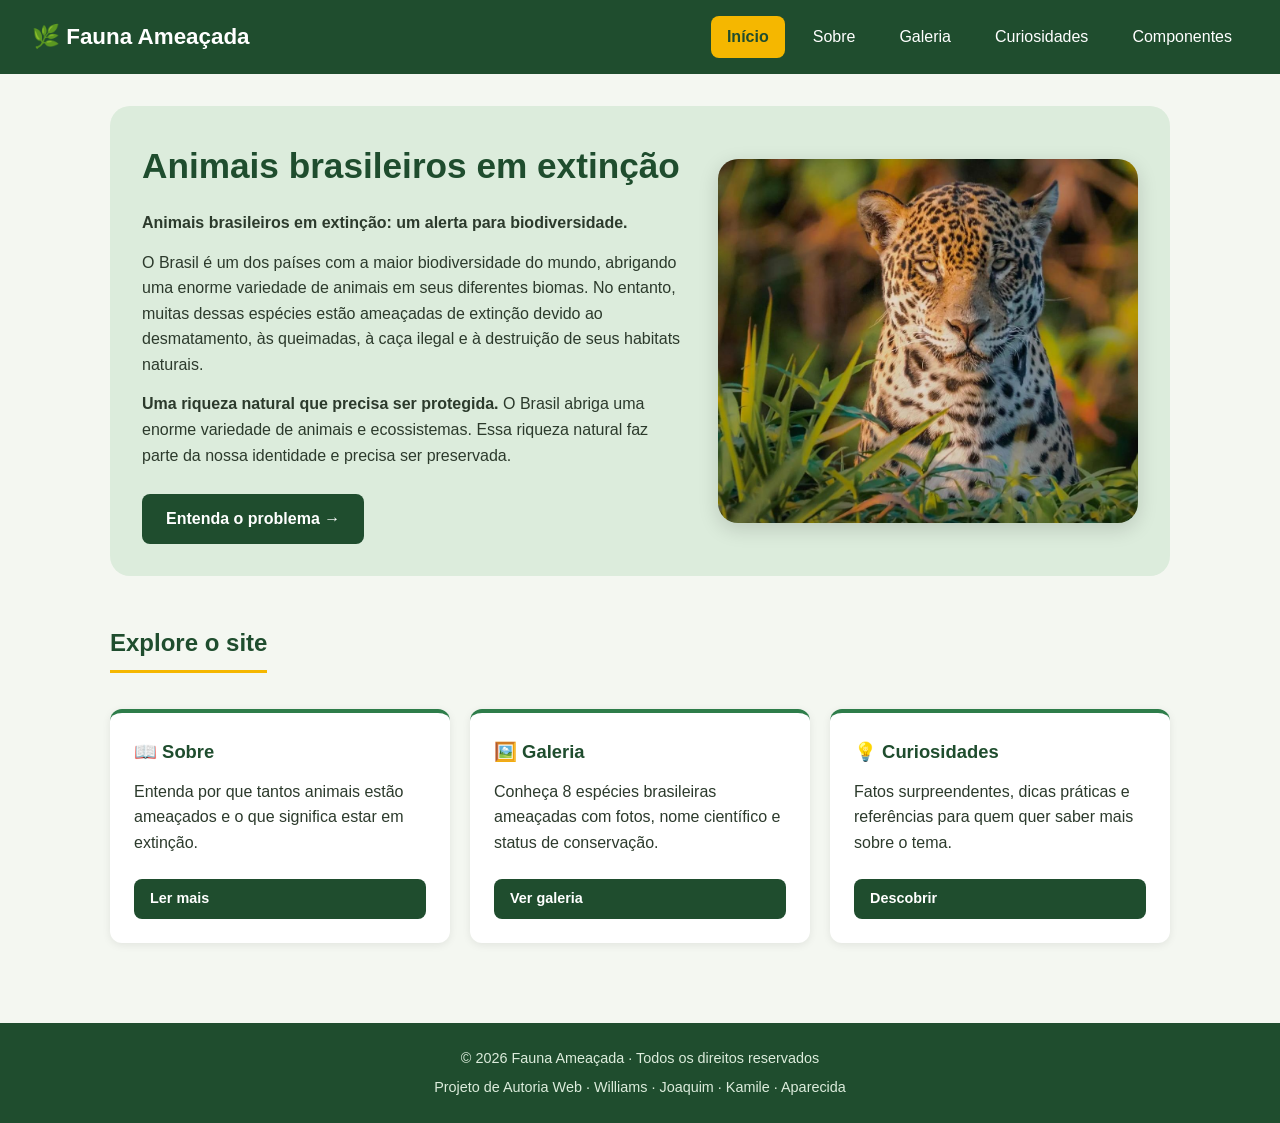
<file: index.html>
<!DOCTYPE html>
<html lang="pt-BR">
<head>
    <meta charset="UTF-8">
    <meta name="viewport" content="width=device-width, initial-scale=1.0">
    <title>Animais brasileiros em extinção</title>
    <link rel="stylesheet" href="style/style.css">
</head>
<body>
    <header class="site-header">
        <div class="logo">
            <a href="index.html">🌿 Fauna Ameaçada</a>
        </div>
        <nav class="menu">
            <ul>
                <li><a class="ativo" href="index.html">Início</a></li>
                <li><a href="sobre.html">Sobre</a></li>
                <li><a href="galeria.html">Galeria</a></li>
                <li><a href="curiosidades.html">Curiosidades</a></li>
                <li><a href="componentes.html">Componentes</a></li>
            </ul>
        </nav>
    </header>

    <main>
        <section class="hero">
            <div class="hero-texto">
                <h1>Animais brasileiros em extinção</h1>
                <p>
                    <b>Animais brasileiros em extinção: um alerta para biodiversidade.</b>
                </p>
                <p>
                    O Brasil é um dos países com a maior biodiversidade do mundo,
                    abrigando uma enorme variedade de animais em seus diferentes biomas.
                    No entanto, muitas dessas espécies estão ameaçadas de extinção devido
                    ao desmatamento, às queimadas, à caça ilegal e à destruição de seus
                    habitats naturais.
                </p>
                <p>
                    <b>Uma riqueza natural que precisa ser protegida.</b>
                    O Brasil abriga uma enorme variedade de animais e ecossistemas.
                    Essa riqueza natural faz parte da nossa identidade e precisa ser preservada.
                </p>
                <a class="botao" href="sobre.html">Entenda o problema →</a>
            </div>
            <div class="hero-imagem">
                <img src="imgs/animais/onca-pintada.jpeg"
                     alt="Onça-pintada descansando em vegetação">
            </div>
        </section>

        <section class="secao">
            <h2>Explore o site</h2>
            <div class="cards">

                <article class="card">
                    <h3>📖 Sobre</h3>
                    <p>Entenda por que tantos animais estão ameaçados e o que
                       significa estar em extinção.</p>
                    <a class="botao botao-pequeno" href="sobre.html">Ler mais</a>
                </article>

                <article class="card">
                    <h3>🖼️ Galeria</h3>
                    <p>Conheça 8 espécies brasileiras ameaçadas com fotos,
                       nome científico e status de conservação.</p>
                    <a class="botao botao-pequeno" href="galeria.html">Ver galeria</a>
                </article>

                <article class="card">
                    <h3>💡 Curiosidades</h3>
                    <p>Fatos surpreendentes, dicas práticas e referências para
                       quem quer saber mais sobre o tema.</p>
                    <a class="botao botao-pequeno" href="curiosidades.html">Descobrir</a>
                </article>

            </div>
        </section>
    </main>

    <footer class="site-footer">
        <p>&copy; 2026 Fauna Ameaçada · Todos os direitos reservados</p>
        <p>Projeto de Autoria Web · Williams · Joaquim · Kamile · Aparecida</p>
    </footer>
</body>
</html>
</file>
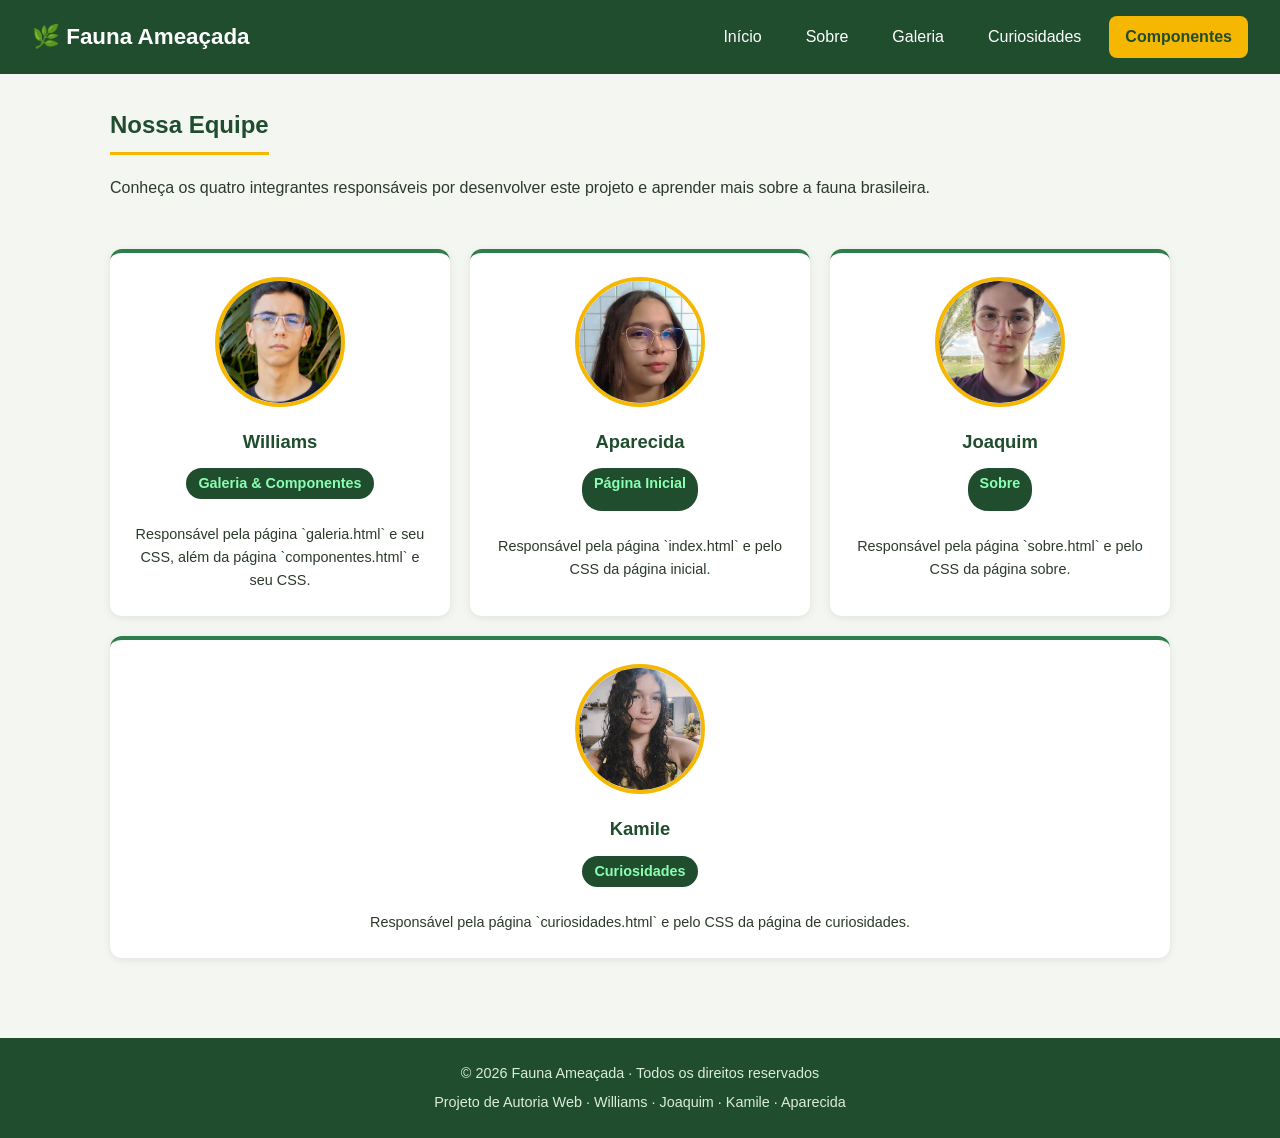
<file: componentes.html>
<!DOCTYPE html>
<html lang="pt-BR">
<head>
    <meta charset="UTF-8">
    <meta name="viewport" content="width=device-width, initial-scale=1.0">
    <title>Animais brasileiros em extinção · Componentes</title>
    <link rel="stylesheet" href="style/style.css">
</head>
<body>
    <header class="site-header">
        <div class="logo">
            <a href="index.html">🌿 Fauna Ameaçada</a>
        </div>
        <nav class="menu">
            <ul>
                <li><a href="index.html">Início</a></li>
                <li><a href="sobre.html">Sobre</a></li>
                <li><a href="galeria.html">Galeria</a></li>
                <li><a href="curiosidades.html">Curiosidades</a></li>
                <li><a class="ativo" href="componentes.html">Componentes</a></li>
            </ul>
        </nav>
    </header>

    <main>
        <section class="secao">
            <h1>Nossa Equipe</h1>
            <p>Conheça os quatro integrantes responsáveis por desenvolver este projeto e aprender mais sobre a fauna brasileira.</p>
        </section>

        <section class="secao">
            <div class="cards">

                <article class="card perfil">
                    <img src="imgs/integrantes/will.jpeg" alt="Foto de Williams" class="foto-integrante">
                    <h3>Williams</h3>
                    <p class="funcao">Galeria & Componentes</p>
                    <p>Responsável pela página `galeria.html` e seu CSS, além da página `componentes.html` e seu CSS.</p>
                </article>

                <article class="card perfil">
                    <img src="imgs/integrantes/aparecida.jpeg" alt="Foto de Aparecida" class="foto-integrante">
                    <h3>Aparecida</h3>
                    <p class="funcao">Página Inicial</p>
                    <p>Responsável pela página `index.html` e pelo CSS da página inicial.</p>
                </article>

                <article class="card perfil">
                    <img src="imgs/integrantes/joaquim.jpeg" alt="Foto de Joaquim" class="foto-integrante">
                    <h3>Joaquim</h3>
                    <p class="funcao">Sobre</p>
                    <p>Responsável pela página `sobre.html` e pelo CSS da página sobre.</p>
                </article>

                <article class="card perfil">
                    <img src="imgs/integrantes/kamile.jpeg" alt="Foto de Kamile" class="foto-integrante">
                    <h3>Kamile</h3>
                    <p class="funcao">Curiosidades</p>
                    <p>Responsável pela página `curiosidades.html` e pelo CSS da página de curiosidades.</p>
                </article>

            </div>
        </section>
    </main>

    <footer class="site-footer">
        <p>&copy; 2026 Fauna Ameaçada · Todos os direitos reservados</p>
        <p>Projeto de Autoria Web · Williams · Joaquim · Kamile · Aparecida</p>
    </footer>
</body>
</html>
</file>
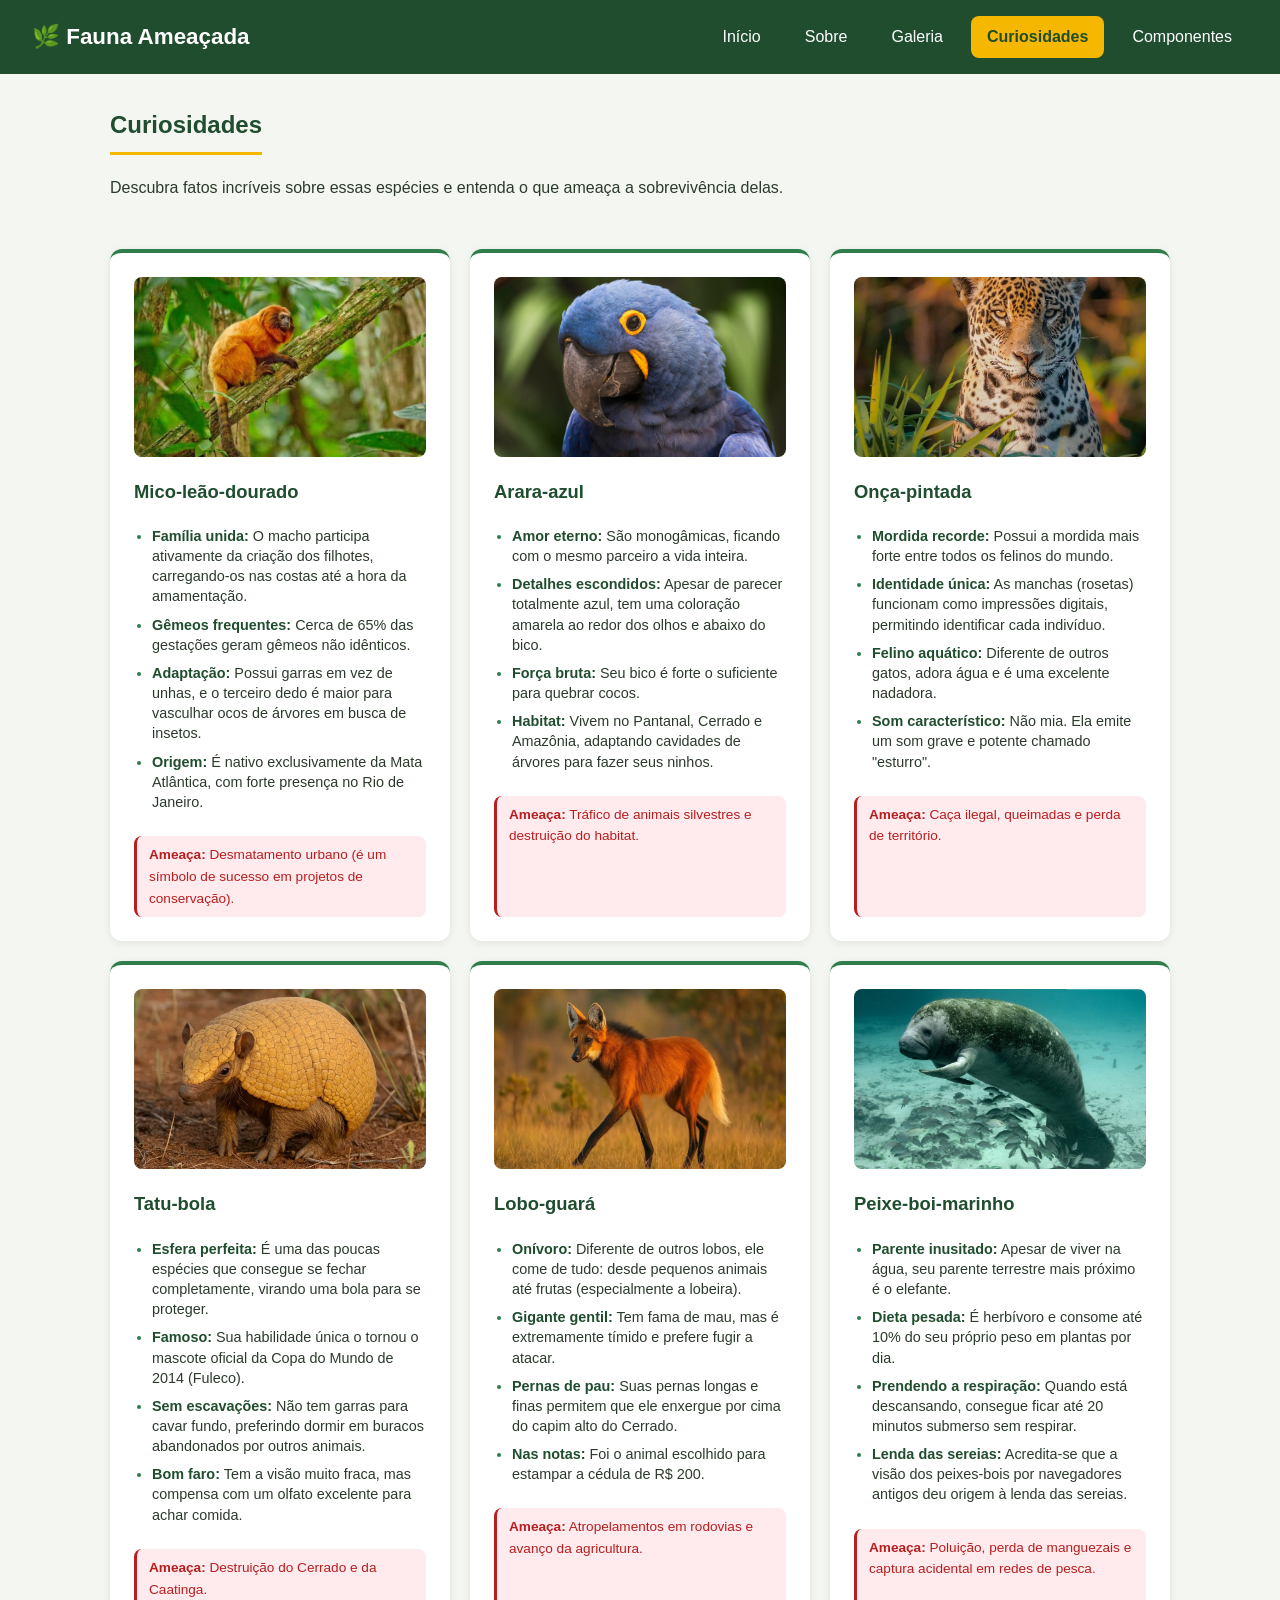
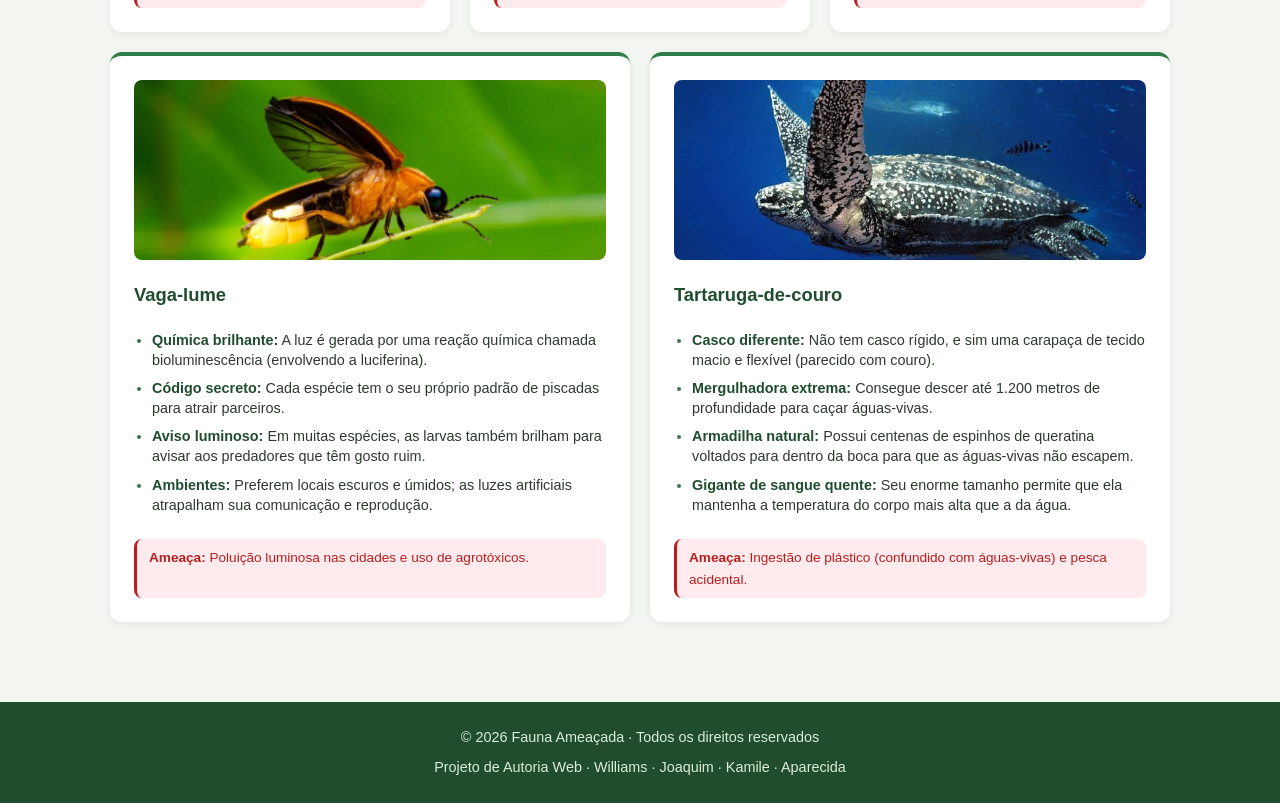
<file: curiosidades.html>
<!DOCTYPE html>
<html lang="pt-BR">
<head>
    <meta charset="UTF-8">
    <meta name="viewport" content="width=device-width, initial-scale=1.0">
    <title>Animais brasileiros em extinção · Curiosidades</title>
    <link rel="stylesheet" href="style/style.css">
</head>
<body>
    <header class="site-header">
        <div class="logo">
            <a href="index.html">🌿 Fauna Ameaçada</a>
        </div>
        <nav class="menu">
            <ul>
                <li><a href="index.html">Início</a></li>
                <li><a href="sobre.html">Sobre</a></li>
                <li><a href="galeria.html">Galeria</a></li>
                <li><a class="ativo" href="curiosidades.html">Curiosidades</a></li>
                <li><a href="componentes.html">Componentes</a></li>
            </ul>
        </nav>
    </header>

    <main>
        <section class="secao">
            <h1>Curiosidades</h1>
            <p>Descubra fatos incríveis sobre essas espécies e entenda o que ameaça a sobrevivência delas.</p>
        </section>

        <section class="secao">
            <div class="cards">

                <article class="card">
                    <img src="imgs/animais/mico-leao-dourado.jpeg" alt="Mico-leão-dourado" class="card-img">
                    <h3>Mico-leão-dourado</h3>
                    <ul>
                        <li><strong>Família unida:</strong> O macho participa ativamente da criação dos filhotes, carregando-os nas costas até a hora da amamentação.</li>
                        <li><strong>Gêmeos frequentes:</strong> Cerca de 65% das gestações geram gêmeos não idênticos.</li>
                        <li><strong>Adaptação:</strong> Possui garras em vez de unhas, e o terceiro dedo é maior para vasculhar ocos de árvores em busca de insetos.</li>
                        <li><strong>Origem:</strong> É nativo exclusivamente da Mata Atlântica, com forte presença no Rio de Janeiro.</li>
                    </ul>
                    <p class="ameaca"><b>Ameaça:</b> Desmatamento urbano (é um símbolo de sucesso em projetos de conservação).</p>
                </article>

                <article class="card">
                    <img src="imgs/animais/arara-azul.jpeg" alt="Arara-azul" class="card-img">
                    <h3>Arara-azul</h3>
                    <ul>
                        <li><strong>Amor eterno:</strong> São monogâmicas, ficando com o mesmo parceiro a vida inteira.</li>
                        <li><strong>Detalhes escondidos:</strong> Apesar de parecer totalmente azul, tem uma coloração amarela ao redor dos olhos e abaixo do bico.</li>
                        <li><strong>Força bruta:</strong> Seu bico é forte o suficiente para quebrar cocos.</li>
                        <li><strong>Habitat:</strong> Vivem no Pantanal, Cerrado e Amazônia, adaptando cavidades de árvores para fazer seus ninhos.</li>
                    </ul>
                    <p class="ameaca"><b>Ameaça:</b> Tráfico de animais silvestres e destruição do habitat.</p>
                </article>

                <article class="card">
                    <img src="imgs/animais/onca-pintada.jpeg" alt="Onça-pintada" class="card-img">
                    <h3>Onça-pintada</h3>
                    <ul>
                        <li><strong>Mordida recorde:</strong> Possui a mordida mais forte entre todos os felinos do mundo.</li>
                        <li><strong>Identidade única:</strong> As manchas (rosetas) funcionam como impressões digitais, permitindo identificar cada indivíduo.</li>
                        <li><strong>Felino aquático:</strong> Diferente de outros gatos, adora água e é uma excelente nadadora.</li>
                        <li><strong>Som característico:</strong> Não mia. Ela emite um som grave e potente chamado "esturro".</li>
                    </ul>
                    <p class="ameaca"><b>Ameaça:</b> Caça ilegal, queimadas e perda de território.</p>
                </article>

                <article class="card">
                    <img src="imgs/animais/tatu-bola.jpeg" alt="Tatu-bola" class="card-img">
                    <h3>Tatu-bola</h3>
                    <ul>
                        <li><strong>Esfera perfeita:</strong> É uma das poucas espécies que consegue se fechar completamente, virando uma bola para se proteger.</li>
                        <li><strong>Famoso:</strong> Sua habilidade única o tornou o mascote oficial da Copa do Mundo de 2014 (Fuleco).</li>
                        <li><strong>Sem escavações:</strong> Não tem garras para cavar fundo, preferindo dormir em buracos abandonados por outros animais.</li>
                        <li><strong>Bom faro:</strong> Tem a visão muito fraca, mas compensa com um olfato excelente para achar comida.</li>
                    </ul>
                    <p class="ameaca"><b>Ameaça:</b> Destruição do Cerrado e da Caatinga.</p>
                </article>

                <article class="card">
                    <img src="imgs/animais/lobo-guara.jpeg" alt="Lobo-guará" class="card-img">
                    <h3>Lobo-guará</h3>
                    <ul>
                        <li><strong>Onívoro:</strong> Diferente de outros lobos, ele come de tudo: desde pequenos animais até frutas (especialmente a lobeira).</li>
                        <li><strong>Gigante gentil:</strong> Tem fama de mau, mas é extremamente tímido e prefere fugir a atacar.</li>
                        <li><strong>Pernas de pau:</strong> Suas pernas longas e finas permitem que ele enxergue por cima do capim alto do Cerrado.</li>
                        <li><strong>Nas notas:</strong> Foi o animal escolhido para estampar a cédula de R$ 200.</li>
                    </ul>
                    <p class="ameaca"><b>Ameaça:</b> Atropelamentos em rodovias e avanço da agricultura.</p>
                </article>

                <article class="card">
                    <img src="imgs/animais/peixe-boi.jpeg" alt="Peixe-boi-marinho" class="card-img">
                    <h3>Peixe-boi-marinho</h3>
                    <ul>
                        <li><strong>Parente inusitado:</strong> Apesar de viver na água, seu parente terrestre mais próximo é o elefante.</li>
                        <li><strong>Dieta pesada:</strong> É herbívoro e consome até 10% do seu próprio peso em plantas por dia.</li>
                        <li><strong>Prendendo a respiração:</strong> Quando está descansando, consegue ficar até 20 minutos submerso sem respirar.</li>
                        <li><strong>Lenda das sereias:</strong> Acredita-se que a visão dos peixes-bois por navegadores antigos deu origem à lenda das sereias.</li>
                    </ul>
                    <p class="ameaca"><b>Ameaça:</b> Poluição, perda de manguezais e captura acidental em redes de pesca.</p>
                </article>

                <article class="card">
                    <img src="imgs/animais/vaga-lume.jpeg" alt="Vaga-lume" class="card-img">
                    <h3>Vaga-lume</h3>
                    <ul>
                        <li><strong>Química brilhante:</strong> A luz é gerada por uma reação química chamada bioluminescência (envolvendo a luciferina).</li>
                        <li><strong>Código secreto:</strong> Cada espécie tem o seu próprio padrão de piscadas para atrair parceiros.</li>
                        <li><strong>Aviso luminoso:</strong> Em muitas espécies, as larvas também brilham para avisar aos predadores que têm gosto ruim.</li>
                        <li><strong>Ambientes:</strong> Preferem locais escuros e úmidos; as luzes artificiais atrapalham sua comunicação e reprodução.</li>
                    </ul>
                    <p class="ameaca"><b>Ameaça:</b> Poluição luminosa nas cidades e uso de agrotóxicos.</p>
                </article>

                <article class="card">
                    <img src="imgs/animais/tartaruga-de-couro.jpeg" alt="Tartaruga-de-couro" class="card-img">
                    <h3>Tartaruga-de-couro</h3>
                    <ul>
                        <li><strong>Casco diferente:</strong> Não tem casco rígido, e sim uma carapaça de tecido macio e flexível (parecido com couro).</li>
                        <li><strong>Mergulhadora extrema:</strong> Consegue descer até 1.200 metros de profundidade para caçar águas-vivas.</li>
                        <li><strong>Armadilha natural:</strong> Possui centenas de espinhos de queratina voltados para dentro da boca para que as águas-vivas não escapem.</li>
                        <li><strong>Gigante de sangue quente:</strong> Seu enorme tamanho permite que ela mantenha a temperatura do corpo mais alta que a da água.</li>
                    </ul>
                    <p class="ameaca"><b>Ameaça:</b> Ingestão de plástico (confundido com águas-vivas) e pesca acidental.</p>
                </article>

            </div>
        </section>
    </main>

    <footer class="site-footer">
        <p>&copy; 2026 Fauna Ameaçada · Todos os direitos reservados</p>
        <p>Projeto de Autoria Web · Williams · Joaquim · Kamile · Aparecida</p>
    </footer>
</body>
</html>
</file>
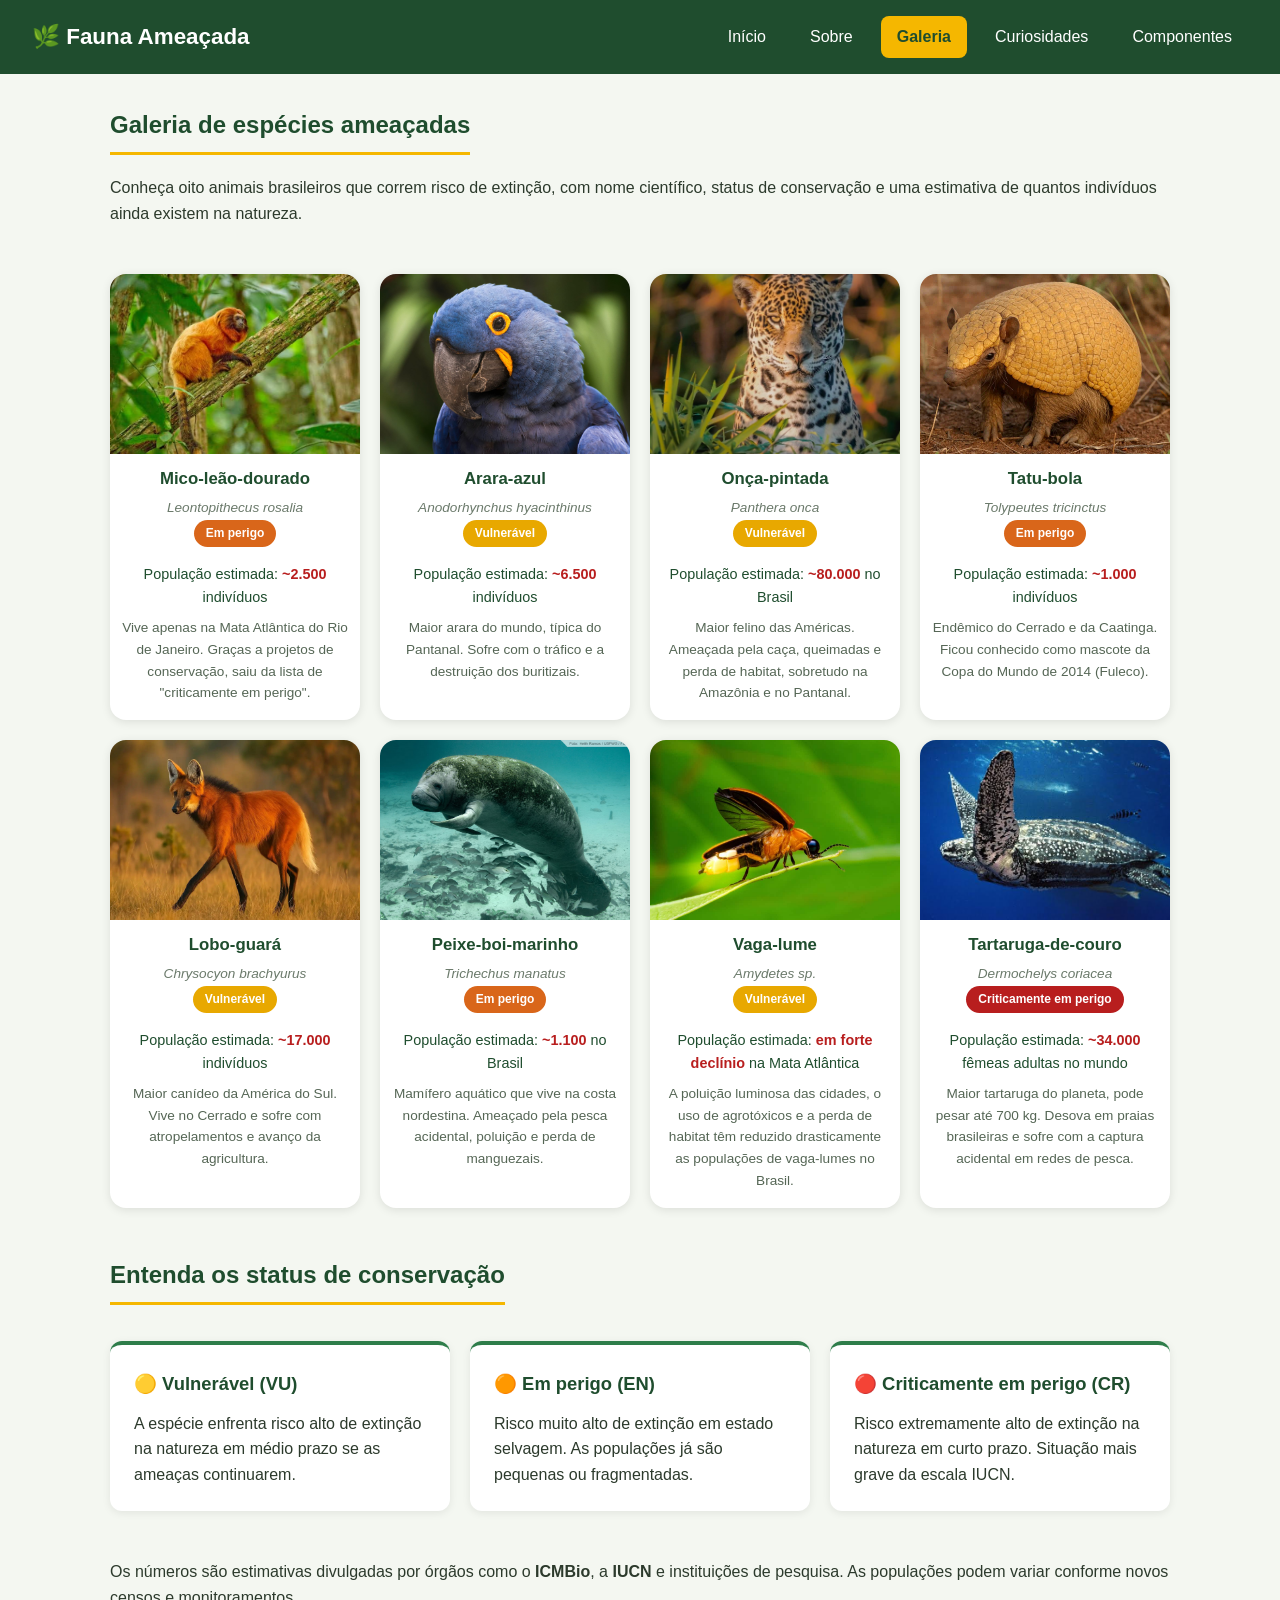
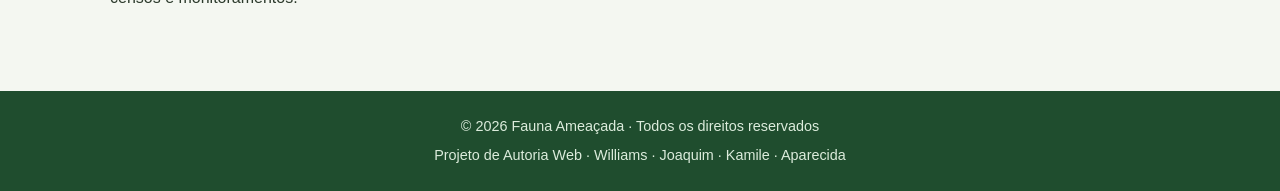
<file: galeria.html>
<!DOCTYPE html>
<html lang="pt-BR">
<head>
    <meta charset="UTF-8">
    <meta name="viewport" content="width=device-width, initial-scale=1.0">
    <title>Animais brasileiros em extinção · Galeria</title>
    <link rel="stylesheet" href="style/style.css">
</head>
<body>
    <header class="site-header">
        <div class="logo">
            <a href="index.html">🌿 Fauna Ameaçada</a>
        </div>
        <nav class="menu">
            <ul>
                <li><a href="index.html">Início</a></li>
                <li><a href="sobre.html">Sobre</a></li>
                <li><a class="ativo" href="galeria.html">Galeria</a></li>
                <li><a href="curiosidades.html">Curiosidades</a></li>
                <li><a href="componentes.html">Componentes</a></li>
            </ul>
        </nav>
    </header>

    <main>
        <section class="secao">
            <h1>Galeria de espécies ameaçadas</h1>
            <p>
                Conheça oito animais brasileiros que correm risco de extinção,
                com nome científico, status de conservação e uma estimativa de
                quantos indivíduos ainda existem na natureza.
            </p>
        </section>

        <section class="secao">
            <div class="galeria">

                <article class="animal">
                    <img src="imgs/animais/mico-leao-dourado.jpeg" alt="Mico-leão-dourado">
                    <h3>Mico-leão-dourado</h3>
                    <p class="cientifico">Leontopithecus rosalia</p>
                    <span class="status en">Em perigo</span>
                    <p class="populacao">População estimada: <b>~2.500</b> indivíduos</p>
                    <p class="descricao">Vive apenas na Mata Atlântica do Rio de Janeiro. Graças a projetos de conservação, saiu da lista de "criticamente em perigo".</p>
                </article>

                <article class="animal">
                    <img src="imgs/animais/arara-azul.jpeg" alt="Arara-azul">
                    <h3>Arara-azul</h3>
                    <p class="cientifico">Anodorhynchus hyacinthinus</p>
                    <span class="status vu">Vulnerável</span>
                    <p class="populacao">População estimada: <b>~6.500</b> indivíduos</p>
                    <p class="descricao">Maior arara do mundo, típica do Pantanal. Sofre com o tráfico e a destruição dos buritizais.</p>
                </article>

                <article class="animal">
                    <img src="imgs/animais/onca-pintada.jpeg" alt="Onça-pintada">
                    <h3>Onça-pintada</h3>
                    <p class="cientifico">Panthera onca</p>
                    <span class="status vu">Vulnerável</span>
                    <p class="populacao">População estimada: <b>~80.000</b> no Brasil</p>
                    <p class="descricao">Maior felino das Américas. Ameaçada pela caça, queimadas e perda de habitat, sobretudo na Amazônia e no Pantanal.</p>
                </article>

                <article class="animal">
                    <img src="imgs/animais/tatu-bola.jpeg" alt="Tatu-bola">
                    <h3>Tatu-bola</h3>
                    <p class="cientifico">Tolypeutes tricinctus</p>
                    <span class="status en">Em perigo</span>
                    <p class="populacao">População estimada: <b>~1.000</b> indivíduos</p>
                    <p class="descricao">Endêmico do Cerrado e da Caatinga. Ficou conhecido como mascote da Copa do Mundo de 2014 (Fuleco).</p>
                </article>

                <article class="animal">
                    <img src="imgs/animais/lobo-guara.jpeg" alt="Lobo-guará">
                    <h3>Lobo-guará</h3>
                    <p class="cientifico">Chrysocyon brachyurus</p>
                    <span class="status vu">Vulnerável</span>
                    <p class="populacao">População estimada: <b>~17.000</b> indivíduos</p>
                    <p class="descricao">Maior canídeo da América do Sul. Vive no Cerrado e sofre com atropelamentos e avanço da agricultura.</p>
                </article>

                <article class="animal">
                    <img src="imgs/animais/peixe-boi.jpeg" alt="Peixe-boi-marinho">
                    <h3>Peixe-boi-marinho</h3>
                    <p class="cientifico">Trichechus manatus</p>
                    <span class="status en">Em perigo</span>
                    <p class="populacao">População estimada: <b>~1.100</b> no Brasil</p>
                    <p class="descricao">Mamífero aquático que vive na costa nordestina. Ameaçado pela pesca acidental, poluição e perda de manguezais.</p>
                </article>

                <article class="animal">
                  <img src="imgs/animais/vaga-lume.jpeg" alt="Vaga-lume">
                  <h3>Vaga-lume</h3>
                  <p class="cientifico">Amydetes sp.</p>
                  <span class="status vu">Vulnerável</span>
                  <p class="populacao">População estimada: <b>em forte declínio</b> na Mata Atlântica</p>
                  <p class="descricao">A poluição luminosa das cidades, o uso de agrotóxicos e a perda de habitat têm reduzido drasticamente as populações de vaga-lumes no Brasil.</p>
                </article>

                <article class="animal">
                    <img src="imgs/animais/tartaruga-de-couro.jpeg" alt="Tartaruga-de-couro">
                    <h3>Tartaruga-de-couro</h3>
                    <p class="cientifico">Dermochelys coriacea</p>
                    <span class="status cr">Criticamente em perigo</span>
                    <p class="populacao">População estimada: <b>~34.000</b> fêmeas adultas no mundo</p>
                    <p class="descricao">Maior tartaruga do planeta, pode pesar até 700 kg. Desova em praias brasileiras e sofre com a captura acidental em redes de pesca.</p>
                </article>

            </div>
        </section>

        <section class="secao">
            <h2>Entenda os status de conservação</h2>
            <div class="cards">

                <article class="card">
                    <h3>🟡 Vulnerável (VU)</h3>
                    <p>A espécie enfrenta risco alto de extinção na natureza em médio prazo se as ameaças continuarem.</p>
                </article>

                <article class="card">
                    <h3>🟠 Em perigo (EN)</h3>
                    <p>Risco muito alto de extinção em estado selvagem. As populações já são pequenas ou fragmentadas.</p>
                </article>

                <article class="card">
                    <h3>🔴 Criticamente em perigo (CR)</h3>
                    <p>Risco extremamente alto de extinção na natureza em curto prazo. Situação mais grave da escala IUCN.</p>
                </article>

            </div>
        </section>

        <section class="secao">
            <p>
                Os números são estimativas divulgadas por órgãos como o <b>ICMBio</b>,
                a <b>IUCN</b> e instituições de pesquisa. As populações podem variar
                conforme novos censos e monitoramentos.
            </p>
        </section>
    </main>

    <footer class="site-footer">
        <p>&copy; 2026 Fauna Ameaçada · Todos os direitos reservados</p>
        <p>Projeto de Autoria Web · Williams · Joaquim · Kamile · Aparecida</p>
    </footer>
</body>
</html>
</file>
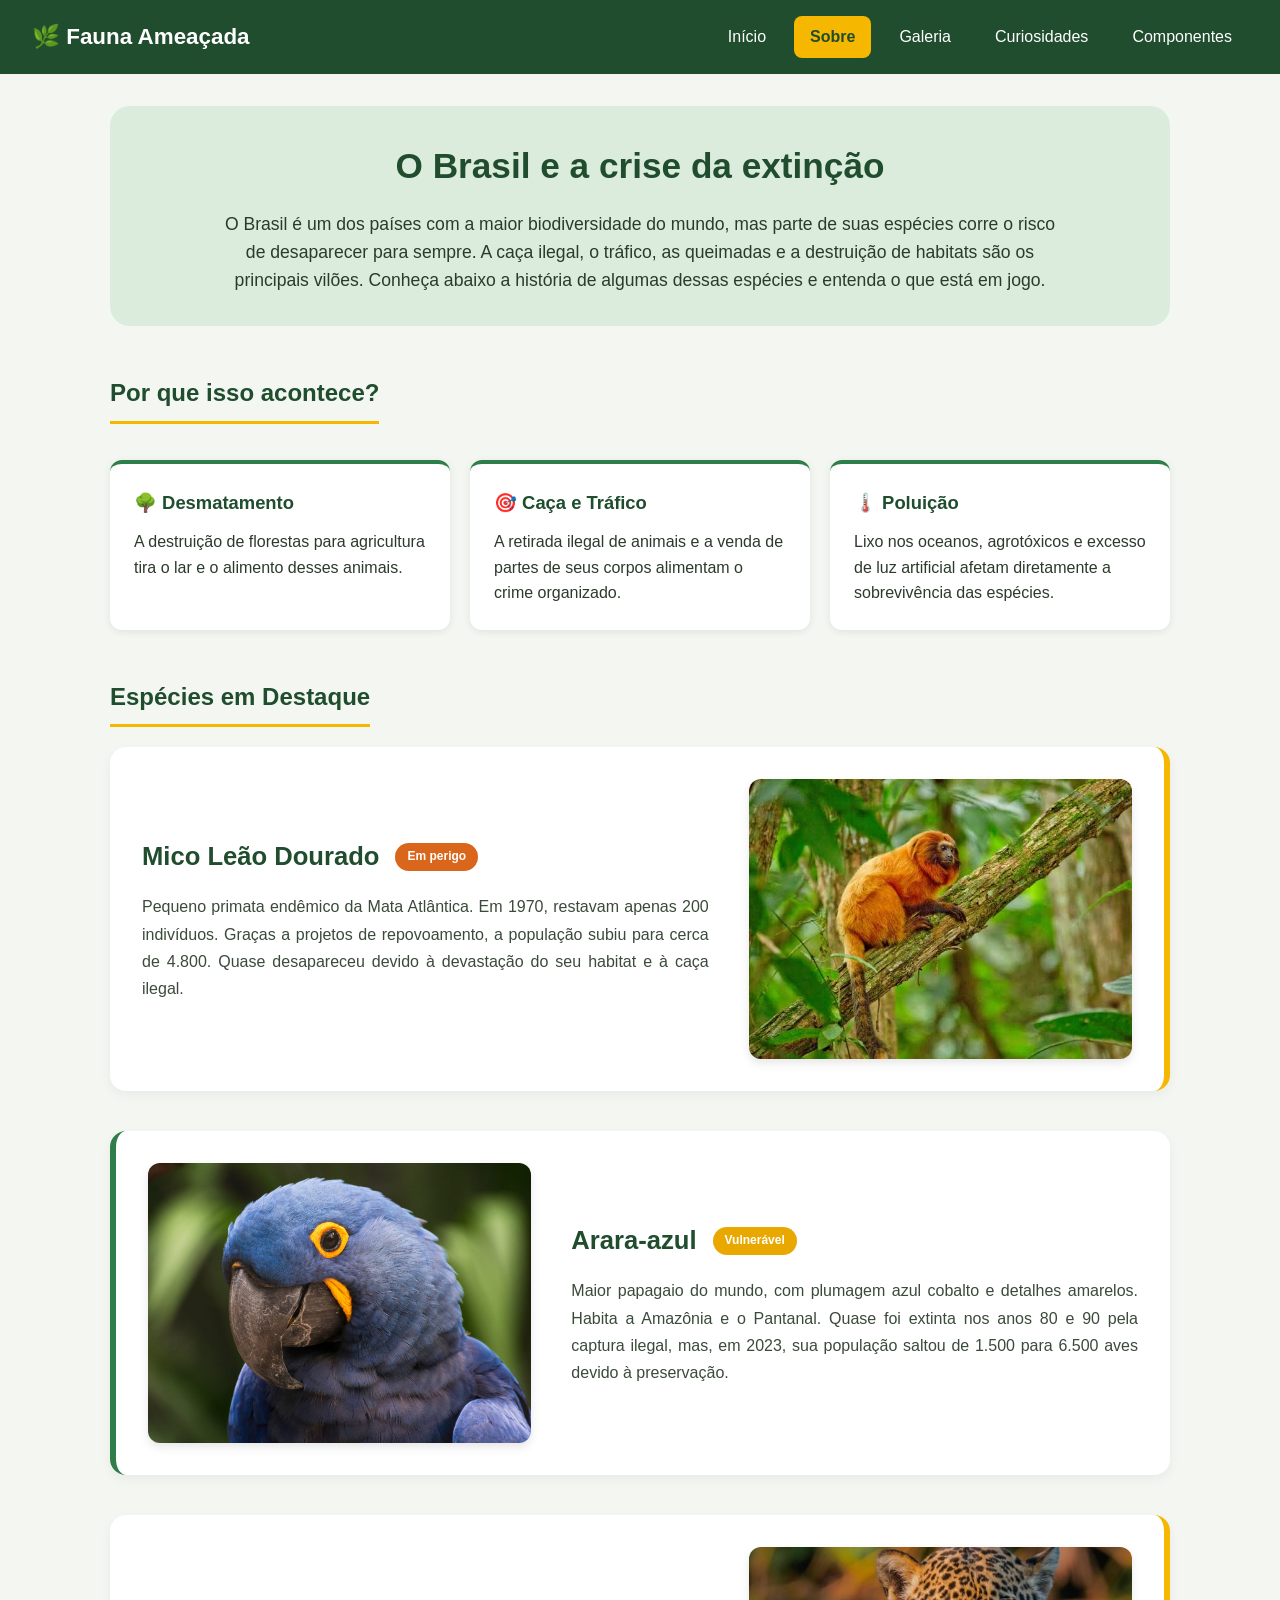
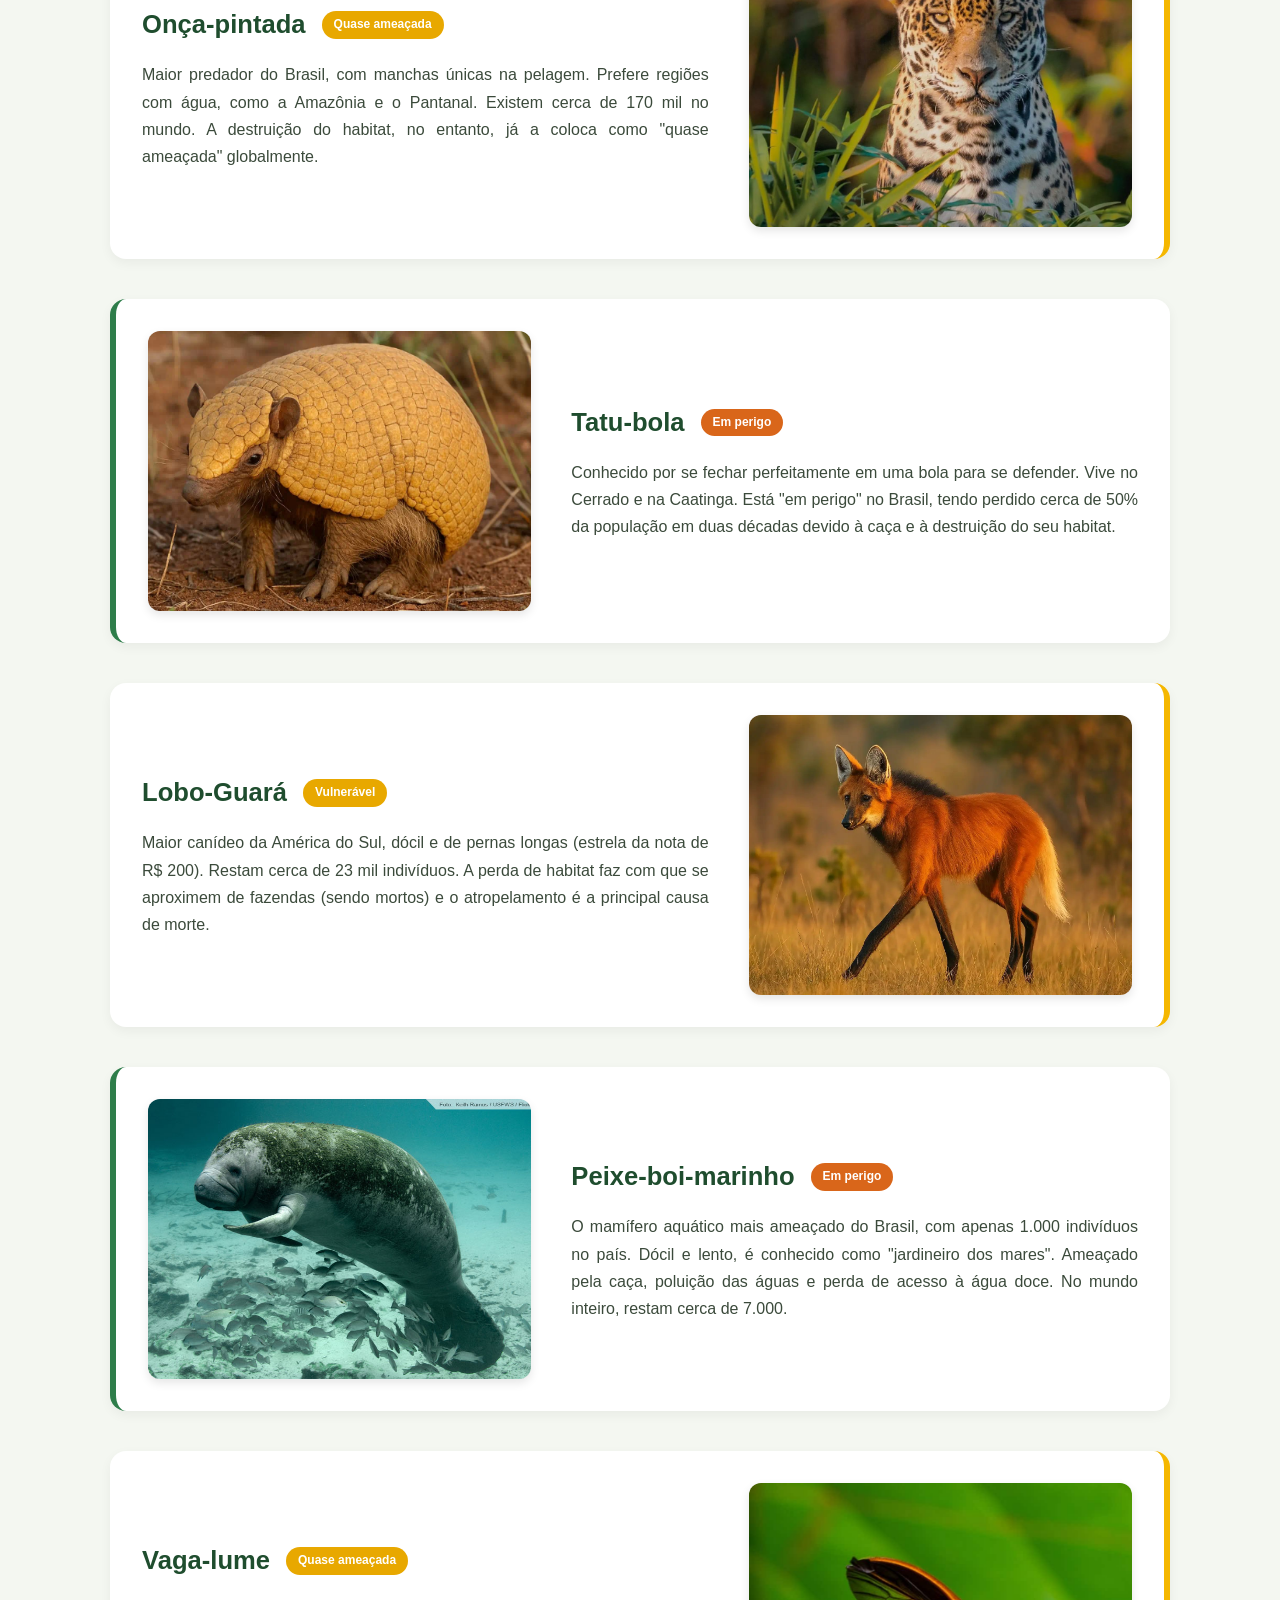
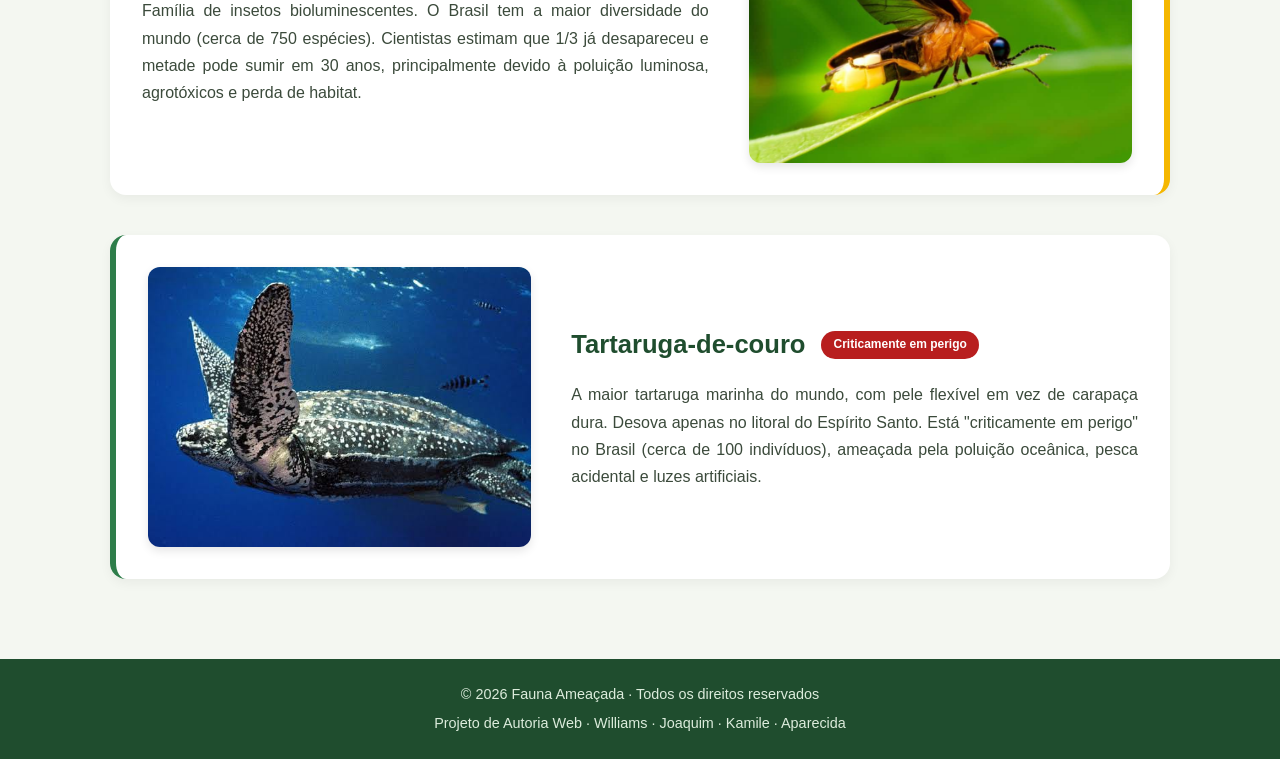
<file: sobre.html>
<!DOCTYPE html>
<html lang="pt-BR">
<head>
    <meta charset="UTF-8">
    <meta name="viewport" content="width=device-width, initial-scale=1.0">
    <title>Animais brasileiros em extinção · Sobre</title>
    <link rel="stylesheet" href="style/style.css">
</head>
<body>
    <header class="site-header">
        <div class="logo">
            <a href="index.html">🌿 Fauna Ameaçada</a>
        </div>
        <nav class="menu">
            <ul>
                <li><a href="index.html">Início</a></li>
                <li><a class="ativo" href="sobre.html">Sobre</a></li>
                <li><a href="galeria.html">Galeria</a></li>
                <li><a href="curiosidades.html">Curiosidades</a></li>
                <li><a href="componentes.html">Componentes</a></li>
            </ul>
        </nav>
    </header>

    <main>
        <section class="sobre-intro">
            <h1>O Brasil e a crise da extinção</h1>
            <p>
                O Brasil é um dos países com a maior biodiversidade do mundo, mas parte de suas espécies corre o risco de desaparecer para sempre. A caça ilegal, o tráfico, as queimadas e a destruição de habitats são os principais vilões. Conheça abaixo a história de algumas dessas espécies e entenda o que está em jogo.
            </p>
        </section>

        <section class="secao">
            <h2>Por que isso acontece?</h2>
            <div class="cards">
                <article class="card">
                    <h3>🌳 Desmatamento</h3>
                    <p>A destruição de florestas para agricultura tira o lar e o alimento desses animais.</p>
                </article>
                <article class="card">
                    <h3>🎯 Caça e Tráfico</h3>
                    <p>A retirada ilegal de animais e a venda de partes de seus corpos alimentam o crime organizado.</p>
                </article>
                <article class="card">
                    <h3>🌡️ Poluição</h3>
                    <p>Lixo nos oceanos, agrotóxicos e excesso de luz artificial afetam diretamente a sobrevivência das espécies.</p>
                </article>
            </div>
        </section>

        <section class="secao">
            <h2>Espécies em Destaque</h2>

            <div class="artigo-animal">
                <div class="artigo-img">
                    <img src="imgs/animais/mico-leao-dourado.jpeg" alt="Mico Leão Dourado">
                </div>
                <div class="artigo-texto">
                    <div class="artigo-cabecalho">
                        <h3>Mico Leão Dourado</h3>
                        <span class="status en">Em perigo</span>
                    </div>
                    <p>Pequeno primata endêmico da Mata Atlântica. Em 1970, restavam apenas 200 indivíduos. Graças a projetos de repovoamento, a população subiu para cerca de 4.800. Quase desapareceu devido à devastação do seu habitat e à caça ilegal.</p>
                </div>
            </div>

            <div class="artigo-animal">
                <div class="artigo-img">
                    <img src="imgs/animais/arara-azul.jpeg" alt="Arara-azul">
                </div>
                <div class="artigo-texto">
                    <div class="artigo-cabecalho">
                        <h3>Arara-azul</h3>
                        <span class="status vu">Vulnerável</span>
                    </div>
                    <p>Maior papagaio do mundo, com plumagem azul cobalto e detalhes amarelos. Habita a Amazônia e o Pantanal. Quase foi extinta nos anos 80 e 90 pela captura ilegal, mas, em 2023, sua população saltou de 1.500 para 6.500 aves devido à preservação.</p>
                </div>
            </div>

            <div class="artigo-animal">
                <div class="artigo-img">
                    <img src="imgs/animais/onca-pintada.jpeg" alt="Onça-pintada">
                </div>
                <div class="artigo-texto">
                    <div class="artigo-cabecalho">
                        <h3>Onça-pintada</h3>
                        <span class="status vu">Quase ameaçada</span>
                    </div>
                    <p>Maior predador do Brasil, com manchas únicas na pelagem. Prefere regiões com água, como a Amazônia e o Pantanal. Existem cerca de 170 mil no mundo. A destruição do habitat, no entanto, já a coloca como "quase ameaçada" globalmente.</p>
                </div>
            </div>

            <div class="artigo-animal">
                <div class="artigo-img">
                    <img src="imgs/animais/tatu-bola.jpeg" alt="Tatu-bola">
                </div>
                <div class="artigo-texto">
                    <div class="artigo-cabecalho">
                        <h3>Tatu-bola</h3>
                        <span class="status en">Em perigo</span>
                    </div>
                    <p>Conhecido por se fechar perfeitamente em uma bola para se defender. Vive no Cerrado e na Caatinga. Está "em perigo" no Brasil, tendo perdido cerca de 50% da população em duas décadas devido à caça e à destruição do seu habitat.</p>
                </div>
            </div>

            <div class="artigo-animal">
                <div class="artigo-img">
                    <img src="imgs/animais/lobo-guara.jpeg" alt="Lobo-Guará">
                </div>
                <div class="artigo-texto">
                    <div class="artigo-cabecalho">
                        <h3>Lobo-Guará</h3>
                        <span class="status vu">Vulnerável</span>
                    </div>
                    <p>Maior canídeo da América do Sul, dócil e de pernas longas (estrela da nota de R$ 200). Restam cerca de 23 mil indivíduos. A perda de habitat faz com que se aproximem de fazendas (sendo mortos) e o atropelamento é a principal causa de morte.</p>
                </div>
            </div>

            <div class="artigo-animal">
                <div class="artigo-img">
                    <img src="imgs/animais/peixe-boi.jpeg" alt="Peixe-boi-marinho">
                </div>
                <div class="artigo-texto">
                    <div class="artigo-cabecalho">
                        <h3>Peixe-boi-marinho</h3>
                        <span class="status en">Em perigo</span>
                    </div>
                    <p>O mamífero aquático mais ameaçado do Brasil, com apenas 1.000 indivíduos no país. Dócil e lento, é conhecido como "jardineiro dos mares". Ameaçado pela caça, poluição das águas e perda de acesso à água doce. No mundo inteiro, restam cerca de 7.000.</p>
                </div>
            </div>

            <div class="artigo-animal">
                <div class="artigo-img">
                    <img src="imgs/animais/vaga-lume.jpeg" alt="Vaga-lume">
                </div>
                <div class="artigo-texto">
                    <div class="artigo-cabecalho">
                        <h3>Vaga-lume</h3>
                        <span class="status vu">Quase ameaçada</span>
                    </div>
                    <p>Família de insetos bioluminescentes. O Brasil tem a maior diversidade do mundo (cerca de 750 espécies). Cientistas estimam que 1/3 já desapareceu e metade pode sumir em 30 anos, principalmente devido à poluição luminosa, agrotóxicos e perda de habitat.</p>
                </div>
            </div>

            <div class="artigo-animal">
                <div class="artigo-img">
                    <img src="imgs/animais/tartaruga-de-couro.jpeg" alt="Tartaruga-de-couro">
                </div>
                <div class="artigo-texto">
                    <div class="artigo-cabecalho">
                        <h3>Tartaruga-de-couro</h3>
                        <span class="status cr">Criticamente em perigo</span>
                    </div>
                    <p>A maior tartaruga marinha do mundo, com pele flexível em vez de carapaça dura. Desova apenas no litoral do Espírito Santo. Está "criticamente em perigo" no Brasil (cerca de 100 indivíduos), ameaçada pela poluição oceânica, pesca acidental e luzes artificiais.</p>
                </div>
            </div>

        </section>
    </main>

    <footer class="site-footer">
        <p>&copy; 2026 Fauna Ameaçada · Todos os direitos reservados</p>
        <p>Projeto de Autoria Web · Williams · Joaquim · Kamile · Aparecida</p>
    </footer>
</body>
</html>
</file>
<file: style/style.css>
* { margin: 0; padding: 0; box-sizing: border-box; }

body {
  font-family: "Segoe UI", Arial, sans-serif;
  background: #f4f7f1;
  color: #2c3a2c;
  line-height: 1.6;
  display: flex;
  flex-direction: column;
  min-height: 100vh;
}

a { text-decoration: none; color: inherit; }
img { max-width: 100%; display: block; border-radius: 12px; }

.site-header {
  background: #1f4d2e;
  color: #fff;
  padding: 16px 32px;
  display: flex;
  justify-content: space-between;
  align-items: center;
  flex-wrap: wrap;
  gap: 16px;
}

.logo a { font-size: 1.4rem; font-weight: bold; color: #fff; }

.menu ul { list-style: none; display: flex; gap: 12px; flex-wrap: wrap; }

.menu a {
  display: block;
  padding: 8px 16px;
  border-radius: 8px;
  color: #fff;
  text-align: center;
  white-space: nowrap;
}
.menu a:hover { background: #2e7d4a; }
.menu a.ativo { background: #f5b700; color: #1f4d2e; font-weight: bold; }

main {
  max-width: 1100px;
  width: 100%;
  margin: 0 auto;
  padding: 32px 20px;
  flex: 1;
}

.secao { margin-bottom: 48px; }

.secao h1,
.secao h2 {
  color: #1f4d2e;
  margin-bottom: 20px;
  padding-bottom: 8px;
  border-bottom: 3px solid #f5b700;
  display: inline-block;
}

.hero {
  display: flex;
  align-items: center;
  gap: 32px;
  flex-wrap: wrap;
  background: #dcecdc;
  border-radius: 20px;
  padding: 32px;
  margin-bottom: 48px;
}

.hero-texto { flex: 1 1 320px; }
.hero-texto h1 { font-size: 2.2rem; color: #1f4d2e; margin-bottom: 16px; }
.hero-texto p { margin-bottom: 14px; }
.hero-imagem { flex: 1 1 280px; max-width: 420px; }
.hero-imagem img { border-radius: 20px; box-shadow: 0 6px 20px rgba(0,0,0,.15); }

.botao {
  display: inline-block;
  background: #1f4d2e;
  color: #fff;
  padding: 12px 24px;
  border-radius: 8px;
  font-weight: bold;
  margin-top: 12px;
}
.botao:hover { background: #2e7d4a; }
.botao-pequeno { padding: 8px 16px; font-size: .9rem; }

.cards { display: flex; flex-wrap: wrap; gap: 20px; margin-top: 16px; }

.card {
  background: #fff;
  border-radius: 12px;
  padding: 24px;
  box-shadow: 0 2px 8px rgba(0,0,0,.08);
  flex: 1 1 260px;
  display: flex;
  flex-direction: column;
  gap: 12px;
  border-top: 4px solid #2e7d4a;
}

.card h3 { color: #1f4d2e; font-size: 1.15rem; }
.card p { flex-grow: 1; }

.card ul {
  padding-left: 18px;
  margin-top: 8px;
  margin-bottom: 12px;
  display: flex;
  flex-direction: column;
  gap: 8px;
}

.card li {
  font-size: 0.9rem;
  line-height: 1.4;
  color: #2c3a2c;
}

.card li strong { color: #1f4d2e; }
.card li::marker { color: #2e7d4a; }

.card-img {
  width: 100%;
  height: 180px;
  object-fit: cover;
  border-radius: 8px;
  margin-bottom: 8px;
}

.ameaca {
  font-size: 0.85rem;
  background: #ffebee;
  padding: 8px 12px;
  border-radius: 8px;
  color: #b81e1e;
  margin-top: auto;
  border-left: 3px solid #b81e1e;
}

.galeria { display: flex; flex-wrap: wrap; gap: 20px; justify-content: center; }

.animal {
  background: #fff;
  border-radius: 16px;
  overflow: hidden;
  box-shadow: 0 2px 10px rgba(0,0,0,.1);
  flex: 1 1 240px;
  max-width: 260px;
  padding-bottom: 16px;
  text-align: center;
}

.animal img {
  width: 100%;
  height: 180px;
  object-fit: cover;
  border-radius: 0;
  margin-bottom: 12px;
}

.animal h3 { color: #1f4d2e; font-size: 1.05rem; margin-bottom: 4px; padding: 0 12px; }

.cientifico { font-style: italic; font-size: .85rem; color: #6b7a6b; padding: 0 12px; }

.status {
  display: inline-block;
  padding: 4px 12px;
  border-radius: 20px;
  font-size: .75rem;
  font-weight: bold;
  color: #fff;
  margin-bottom: 8px;
}
.status.vu { background: #e8a800; }
.status.en { background: #d9661a; }
.status.cr { background: #b81e1e; }

.populacao { font-size: .9rem; color: #1f4d2e; margin: 8px 12px; }
.populacao b { color: #b81e1e; }
.descricao { font-size: .85rem; color: #556655; padding: 0 12px; }

.perfil {
  align-items: center;
  text-align: center;
}

.foto-integrante {
  width: 130px;
  height: 130px;
  object-fit: cover;
  border-radius: 50%;
  border: 4px solid #f5b700;
  margin-bottom: 8px;
}

.funcao {
  font-size: 0.85rem;
  color: #8bffb1;
  background: #1f4d2e;
  padding: 4px 12px;
  border-radius: 20px;
  display: inline-block;
  font-weight: bold;
  margin-bottom: 12px;
}

.perfil p { font-size: 0.9rem; }

.sobre-intro {
  background: #dcecdc;
  padding: 32px;
  border-radius: 20px;
  margin-bottom: 48px;
  text-align: center;
}

.sobre-intro h1 {
  color: #1f4d2e;
  font-size: 2.2rem;
  margin-bottom: 16px;
}

.sobre-intro p {
  font-size: 1.1rem;
  max-width: 850px;
  margin: 0 auto;
  line-height: 1.6;
}

.artigo-animal {
  display: flex;
  align-items: center;
  gap: 40px;
  margin-bottom: 40px;
  background: #fff;
  border-radius: 16px;
  padding: 32px;
  box-shadow: 0 4px 12px rgba(0,0,0,.05);
  border-left: 6px solid #2e7d4a;
  flex-wrap: wrap;
}

.artigo-animal:nth-child(even) {
  flex-direction: row-reverse;
  border-left: none;
  border-right: 6px solid #f5b700;
}

.artigo-img { flex: 1 1 300px; }

.artigo-img img {
  width: 100%;
  height: 280px;
  object-fit: cover;
  border-radius: 12px;
  box-shadow: 0 4px 10px rgba(0,0,0,.1);
}

.artigo-texto { flex: 2 1 400px; }

.artigo-cabecalho {
  display: flex;
  align-items: center;
  gap: 16px;
  flex-wrap: wrap;
  margin-bottom: 16px;
}

.artigo-cabecalho h3 {
  color: #1f4d2e;
  font-size: 1.6rem;
  margin: 0;
}

.artigo-cabecalho .status { margin-bottom: 0; }

.artigo-texto p {
  font-size: 1rem;
  line-height: 1.7;
  color: #3b4a3b;
  text-align: justify;
}

.site-footer {
  background: #1f4d2e;
  color: #dcecdc;
  text-align: center;
  padding: 24px;
  display: flex;
  flex-direction: column;
  gap: 6px;
  font-size: .9rem;
}

@media (max-width: 800px) {
  .artigo-animal,
  .artigo-animal:nth-child(even) {
    flex-direction: column;
    padding: 24px;
    border-left: 6px solid #2e7d4a;
    border-right: none;
    gap: 24px;
  }
  
  .artigo-img { width: 100%; }
  .artigo-img img { height: 220px; }
}

@media (max-width: 700px) {
  .site-header {
    flex-direction: column;
    align-items: stretch;
    padding: 16px 20px;
  }
  .logo a { display: block; text-align: center; }
  .menu ul { justify-content: center; gap: 8px; }
  .menu a { padding: 8px 12px; font-size: .9rem; }
  
  .hero { flex-direction: column; padding: 24px; }
  .hero-texto h1 { font-size: 1.6rem; }
  .animal { max-width: 100%; }
}

@media (max-width: 420px) {
  .menu ul { flex-direction: column; gap: 6px; }
  .menu a { padding: 10px; background: rgba(255, 255, 255, .08); }
}
</file>
